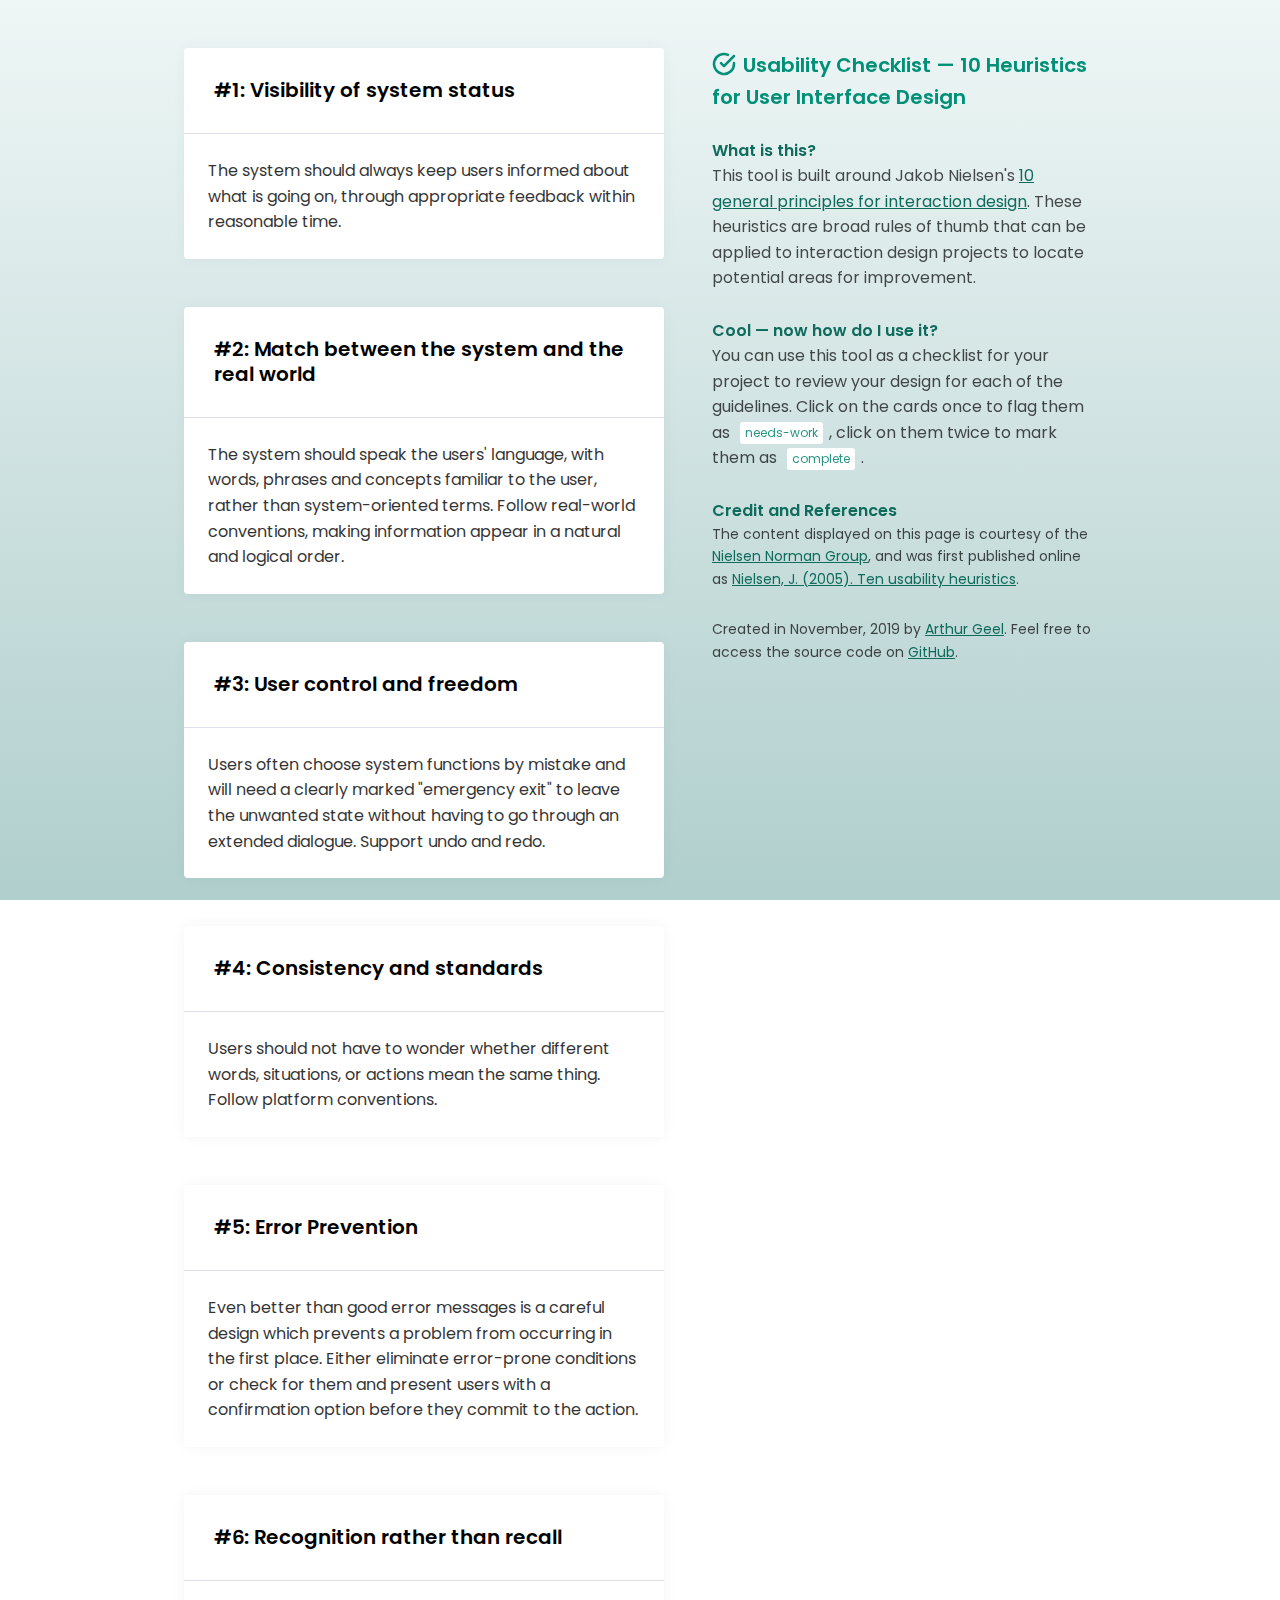
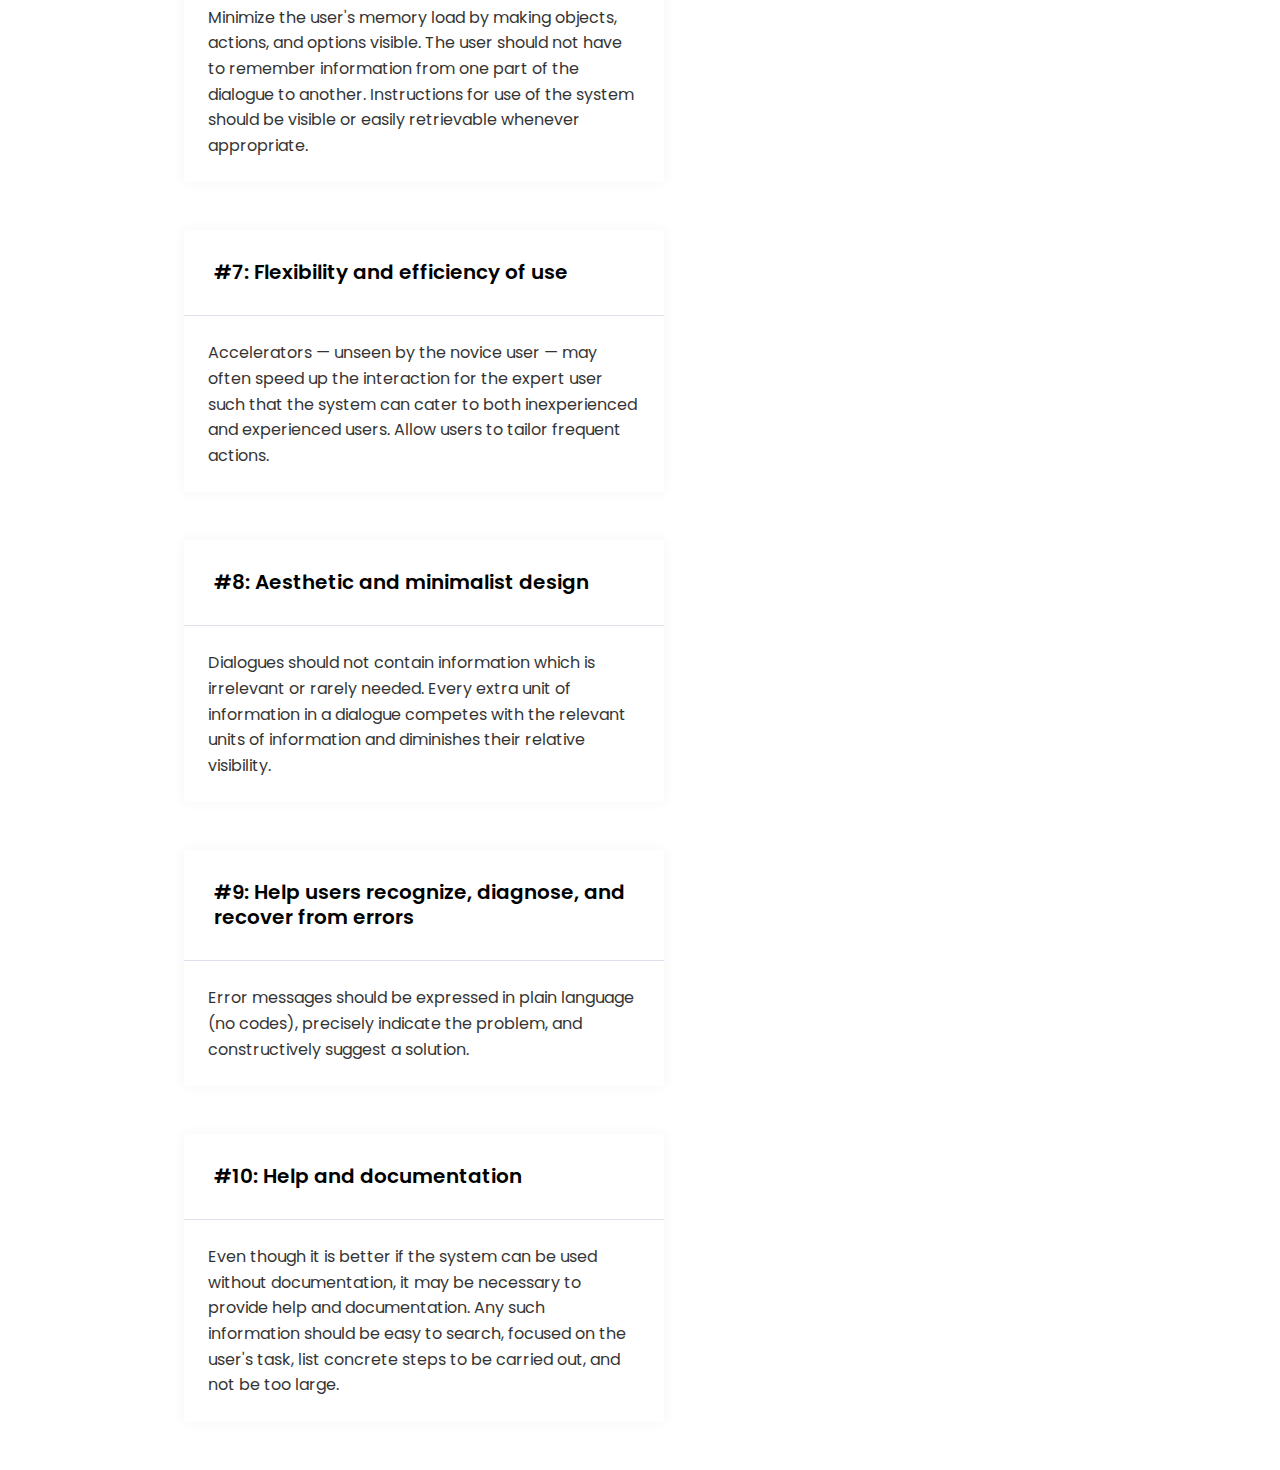
<file: nielsen-heuristics.html>
<!DOCTYPE html>
<html>
<head>
<meta charset="UTF-8">
<meta name="viewport" content="width=device-width,initial-scale=1">
<title>Usability Checklist</title>
<link rel="shortcut icon" type="image/png" href="https://emojipedia-us.s3.dualstack.us-west-1.amazonaws.com/thumbs/120/microsoft/209/ballot-box-with-check_2611.png">

<!-- Stylesheets -->
<link href="https://fonts.googleapis.com/css?family=Poppins&amp;display=swap" rel="stylesheet">
<link href="css/reset.css" rel="stylesheet">
<link href="css/style.css" rel="stylesheet">

</head>
<body>

    <!-- The Modal -->
    <div id="myModal" class="modal">

        <!-- Modal content -->
        <div class="modal-content">
        <span class="close">&times;</span>
        <p>Some text in the Modal..</p>
        </div>

    </div>

    <div class="wrapper">
        <section class="checklist">
            <article class="checklist-item" id="0" style="--n: 1">
                <div class="checkbox"></div>
                <div class="content">
                    <h2>#1: Visibility of system status</h2>
                    <p>The system should always keep users informed about what is going on, through appropriate feedback within reasonable time.</p>
                    <p class="extra">(Read full article on <a href="#!">visibility of system status</a> and watch 3 min. <a href="#!">video on the visibility heuristic</a>.)</p>
                </div>
            </article>

            <article class="checklist-item" id="1" style="--n: 2">
                <div class="checkbox"></div>
                <div class="content">
                    <h2>#2: Match between the system and the real world</h2>
                    <p>The system should speak the users' language, with words, phrases and concepts familiar to the user, rather than system-oriented terms. Follow real-world conventions, making information appear in a natural and logical order.</p>
                </div>
            </article>

            <article class="checklist-item" id="2" style="--n: 3">
                <div class="checkbox"></div>
                <div class="content">
                    <h2>#3: User control and freedom</h2>
                    <p>Users often choose system functions by mistake and will need a clearly marked "emergency exit" to leave the unwanted state without having to go through an extended dialogue. Support undo and redo.</p>
                </div>
            </article>

            <article class="checklist-item" id="3" style="--n: 4">
                <div class="checkbox"></div>
                <div class="content">
                    <h2>#4: Consistency and standards</h2>
                    <p>Users should not have to wonder whether different words, situations, or actions mean the same thing. Follow platform conventions.</p>
                </div>
            </article>

            <article class="checklist-item" id="4" style="--n: 5">
                <div class="checkbox"></div>
                <div class="content">
                    <h2>#5: Error Prevention</h2>
                    <p>Even better than good error messages is a careful design which prevents a problem from occurring in the first place. Either eliminate error-prone conditions or check for them and present users with a confirmation option before they commit to the action.</p>
                </div>
            </article>

            <article class="checklist-item" id="5" style="--n: 6">
                <div class="checkbox"></div>
                <div class="content">
                    <h2>#6: Recognition rather than recall</h2>
                    <p>Minimize the user's memory load by making objects, actions, and options visible. The user should not have to remember information from one part of the dialogue to another. Instructions for use of the system should be visible or easily retrievable whenever appropriate.</p>
                </div>
            </article>

            <article class="checklist-item" id="6" style="--n: 7">
                <div class="checkbox"></div>
                <div class="content">
                    <h2>#7: Flexibility and efficiency of use</h2>
                    <p>Accelerators — unseen by the novice user — may often speed up the interaction for the expert user such that the system can cater to both inexperienced and experienced users. Allow users to tailor frequent actions.</p>
                </div>
            </article>

            <article class="checklist-item" id="7" style="--n: 8">
                <div class="checkbox"></div>
                <div class="content">
                    <h2>#8: Aesthetic and minimalist design</h2>
                    <p>Dialogues should not contain information which is irrelevant or rarely needed. Every extra unit of information in a dialogue competes with the relevant units of information and diminishes their relative visibility.</p>
                </div>
            </article>

            <article class="checklist-item" id="8" style="--n: 9">
                <div class="checkbox"></div>
                <div class="content">
                    <h2>#9: Help users recognize, diagnose, and recover from errors</h2>
                    <p>Error messages should be expressed in plain language (no codes), precisely indicate the problem, and constructively suggest a solution.</p>
                </div>
            </article>

            <article class="checklist-item" id="9" style="--n: 10">
                <div class="checkbox"></div>
                <div class="content">
                    <h2>#10: Help and documentation</h2>
                    <p>Even though it is better if the system can be used without documentation, it may be necessary to provide help and documentation. Any such information should be easy to search, focused on the user's task, list concrete steps to be carried out, and not be too large.</p>
                </div>
            </article>
        </section>

        <section class="description">
            <h1><i data-feather="check-circle"></i> Usability Checklist &mdash; 10 Heuristics for User Interface Design</h1>
            <h2>What is this?</h2>
            <p>This tool is built around Jakob Nielsen's <a href="https://pdfs.semanticscholar.org/5f03/b251093aee730ab9772db2e1a8a7eb8522cb.pdf" target="_blank">10 general principles for interaction design</a>. These heuristics are broad rules of thumb that can be applied to interaction design projects to locate potential areas for improvement.</p>

            <h2>Cool &mdash; now how do I use it?</h2>
            <p>You can use this tool as a checklist for your project to review your design for each of the guidelines. Click on the cards once to flag them as <code class="needs-work">needs-work</code>, click on them twice to mark them as <code class="complete">complete</code>. </p>

            <h2>Credit and References</h2>
            <p class="smaller">The content displayed on this page is courtesy of the <a href="https://nngroup.com/" target="_blank">Nielsen Norman Group</a>, and was first published online as <a href="https://pdfs.semanticscholar.org/5f03/b251093aee730ab9772db2e1a8a7eb8522cb.pdf" target="_blank">Nielsen, J. (2005). Ten usability heuristics</a>.</p>
            <p class="smaller">Created in November, 2019 by <a href="https://arthurgeel.com/" target="_blank">Arthur Geel</a>. Feel free to access the source code on <a href="https://github.com/ajgeel/nielsen-heuristics" target="_blank">GitHub</a>.</p>
        </section>
    </div>



<!-- Scripts -->
<script src="js/feather.min.js"></script>
<script src="js/app.js"></script>

</body>
</html>
</file>
<file: css/style.css>
:root {
  --blue-main: #002fb1;
  --blue-dark: #2d4486;
  --green-main: hsla(170, 100%, 28%, 1);
  --green-dark: hsla(170, 75%, 24%, 1);
}

@keyframes fadeInBottom {
    from {
        transform: translateY(5em);
        opacity: 0;
        filter: blur(2px);
    }

    to {
        transform: translateY(0);
        opacity: 1;
        filter: blur(0px);
    }
}

@keyframes fadeInRight {
    from {
        transform: translateX(5em);
        opacity: 0;
        filter: blur(2px);
    }

    to {
        transform: translateX(0);
        opacity: 1;
        filter: blur(0px);
    }
}

@keyFrames fadeInBottom_2 {
    from {
        transform: translateY(5em);
        opacity: 0;
        filter: blur(2px);
    }

    to {
        transform: translateY(0);
        opacity: 1;
        filter: blur(0px);
    }
}


::selection {
    background: hsla(177, 100%, 68%, .1);
}

body {
    background-color: hsla(177, 24%, 82%, 1); /* Fallback for oldschool browsers */
    background: linear-gradient(hsla(177, 31%, 95%, 1), hsla(177, 24%, 75%, 1));
    background-attachment: fixed;
    font-family: "Poppins", sans-serif;

    /* animation: fadeIn 1s ease-in-out; */
}

.pro-tools-menu {
  position: fixed;
  bottom: 1em;
  left: 1em;
  font-size: .9em;
  opacity: .2;
  transition: opacity .3s ease-in-out;
}

.pro-tools-menu:hover {
  opacity: 1;
}

.pro-tools-menu p {
  padding-bottom: .2em;
}

.pro-tools-menu a {
  color: var(--green-dark);
  font-size: .8em;
}

.pro-tools-menu a:hover {
  text-decoration: none;
  color: var(--green-main);
}

.wrapper {
    max-width: 60em;
    margin: 0 auto;
    display: flex;
    align-items: flex-start
}

.wrapper section {
    margin: 0em 1.5em;
}

.description {
    position: -webkit-sticky;
    position: sticky;
    top: 0;
    padding-top: 3em;

    animation: fadeInRight 750ms ease-in-out;

}

.description h1 {
    line-height: 1.6;
    font-size: 1.25em;
    font-weight: 600;
    margin-bottom: 1.5em;
    color: var(--green-main);
}

.description h1 svg {
  transform: translateY(4px);
  margin-right: 2px;
  stroke-width: 2.5px;
}

.description .progress {
    display: flex;
    justify-content: space-between;
    margin-bottom: 2em;
}

.description .progress div {
  width: 10px;
  height: 10px;
  border-radius: 9px;
  border: 1.5px solid var(--green-main);
  box-sizing: border-box;
  transition: background-color .4s ease-in-out, border .4s ease-in-out, box-shadow .4s ease-in-out;
  box-shadow: 0px 0px 5px rgba(158, 17, 15, 0);
}

.description .progress div.needs-work {
  border: 1.5px solid #9c0505;
  box-shadow: 0px 0px 5px rgba(158, 17, 15, .4);
}

.description .progress div.complete {
  background-color: var(--green-main);
}

.description h2 {
    font-weight: 600;
    margin-bottom: .25em;
    color: var(--green-dark);
}

.description p {
    line-height: 1.6;
    color: rgba(0,0,0,.7);
    margin-bottom: 2em;
}

.description p.smaller {
    font-size: .875em;
}

.description a {
    color: var(--green-dark);
}

.description a:hover {
  text-decoration: none;
  color: var(--green-main);
}

.description code {
    font-size: .75em;
    padding: .2em .4em;
    margin: 0 .5em;
    border-radius: 3px;
    background-color: #fff;
    color: hsla(170, 59%, 37%, 1);

    transition: background-color .4s ease-in-out, color .4s ease-in-out;
}

.description code:hover {
  cursor: not-allowed;
}

.description code.needs-work:hover {
    background-color: #ffe5e5;
    color: #a91a05;
}

.description code.complete:hover {
    background-color: #f1f6ff;
    color: #90abde;
    text-decoration: line-through;
}

.checklist {
}

.checklist-item {
    box-sizing: border-box;
    margin-top: 3em;
    background-color: #fff;
    box-shadow: 0px 0px 13px 0 rgba(82,63,105,.05);
    border-radius: 4px;
    width: 30em;
    border-left: 0px solid #fff;

    transition: box-shadow .4s ease-in-out, background-color .4s ease-in-out, border-left .4s ease-in-out;
    animation-name: fadeInBottom;
    animation-duration: 650ms;
    animation-delay: calc(var(--n) * 100ms);
    animation-fill-mode: both;
    animation-timing-function: ease-in-out;
}

.checklist-item:last-child{
    margin-bottom: 3em;
}

.checklist-item:hover{
    /* transform: translateY(-.5em); */
    box-shadow: 0px 10px 30px 0 hsla(170, 99%, 35%, .3);
    cursor: pointer;
}

.checklist-item:hover .content h2{
  color: var(--green-main);
  border-bottom: 1px solid hsla(170, 30%, 50%, .3);
}

.checklist-item:active{
  /* transform: translateY(-.25em); */
  transition: .15s ease-in-out;
}

.checklist-item .content p{
    padding: 1.5em;
    line-height: 1.6;
    opacity: .8;
}

.checklist-item .content h2{
    padding: 1.5em;
    border-bottom: 1px solid #dee0ed;
    font-size: 1.25em;
    font-weight: 600;
    line-height: 1.25;
    transition: color .3s ease-in-out, border-bottom .3s ease-in-out;
}

.checklist-item .content .extra{ /* Not implemented */
    display: none;
    padding-top: 0;
}

.checklist-item .content .extra a{ /* Not implemented */
    color: #9c051a;
}

/* Checklist overrides */

.checklist-item.needs-work{
    background-color: #ffe5e5;
    border-left: 6px solid #eac3c3;
    box-shadow: 0px 0px 13px 0 hsla(0, 85%, 63%, 0.19);
}

.checklist-item.needs-work:hover{
  box-shadow: 0px 10px 30px 0 hsla(0, 99%, 35%, .3);
}

.checklist-item.needs-work h2{
    /* !important overrides are used because the :hover selector above has higher specificity, even though we don't want that.*/
    color: #9c0505 !important;
    border-bottom: 1px solid #eac3c3 !important;
}

.checklist-item.needs-work .extra{ /* Not implemented */
    display: none;
}

.checklist-item.complete{
    border-left: 6px solid hsla(170, 100%, 93%, 1);
    background-color: hsla(170, 100%, 97%, 1);
}

.checklist-item.complete .content{
  filter: blur(1px);
}

.checklist-item.complete h2{
    text-decoration: line-through;
    color: hsla(170, 99%, 28%, .4) !important;
    border-bottom: 1px solid hsla(170, 50%, 62%, .4) !important;
}

.checklist-item.complete p{
    /* display: none; */
    color: hsla(170, 49%, 78%, 1);
    text-decoration: line-through;
}

/* Success modal */

/* The Modal (background) */
.modal {
    display: none; /* Hidden by default */
    position: fixed; /* Stay in place */
    z-index: 1; /* Sit on top */
    left: 0;
    top: 0;
    width: 100%; /* Full width */
    height: 100%; /* Full height */
    overflow: auto; /* Enable scroll if needed */
    background-color: rgb(0,0,0); /* Fallback color */
    background-color: rgba(0,0,0,0.4); /* Black w/ opacity */
}

/* Modal Content/Box */
.modal .modal-content {
    background-color: #fff;
    border-radius: 4px;
    width: 34em;
    box-shadow: 0px 0px 15px 0 rgba(82,63,105,.05);
    margin: 15% auto; /* 15% from the top and centered */
}

.modal .modal-content .row {
  display: flex;
  justify-content: space-between;
  align-items: center;
  border-bottom: 1px solid #d7e5ff;
  padding: 1.5em;
}

.modal .modal-content .row:last-child {
  border-bottom: none;
  align-items: flex-start;
  flex-direction: column;
}

.modal .modal-content .row h1 {
  line-height: 1.6;
  font-size: 1.25em;
  font-weight: 600;
  color: var(--green-main);
  flex-wrap: wrap;
}

.modal .modal-content .row p {
  margin-bottom: 1.5em;
  width: 100%;
  line-height: 1.6;
  opacity: .85;
}

.modal .modal-content .row img {
  max-width: 100%;
}

/* The Close Button */
.modal .close {
    color: var(--green-main);
    background-color: #E4E9FD;
    font-weight: bold;

    border-radius: 2px;
    width: 2em;
    height: 2em;

    display: flex;
    justify-content: center;
    align-items: center;
    transition: color .4s ease-in-out, background-color .4s ease-in-out;
}

.modal .close:hover,
.modal .close:focus {
  color: #FFFFFF;
  background-color: var(--green-main);
  cursor: pointer;
}

@media screen and (max-width: 960px) {
  body{
    font-size: 14px;
  }

  .wrapper {
    max-width: 100%;
    flex-direction: column-reverse;

    align-items: center;
  }

  .checklist-item {
    animation: fadeInBottom_2 750ms ease-in-out;
  }

  .description {
    position: static;
    max-width: 30em;
    animation: fadeInBottom 750ms ease-in-out;
  }

  .hide-on-touchscreens {
    display: none;
  }
}

@media screen and (max-width: 528px) {
  body {
    font-size: 13px;
  }

  .description {
    /* padding: 1.5em; */
  }

  .checklist-item {
    width: 100%;
  }
}
</file>
